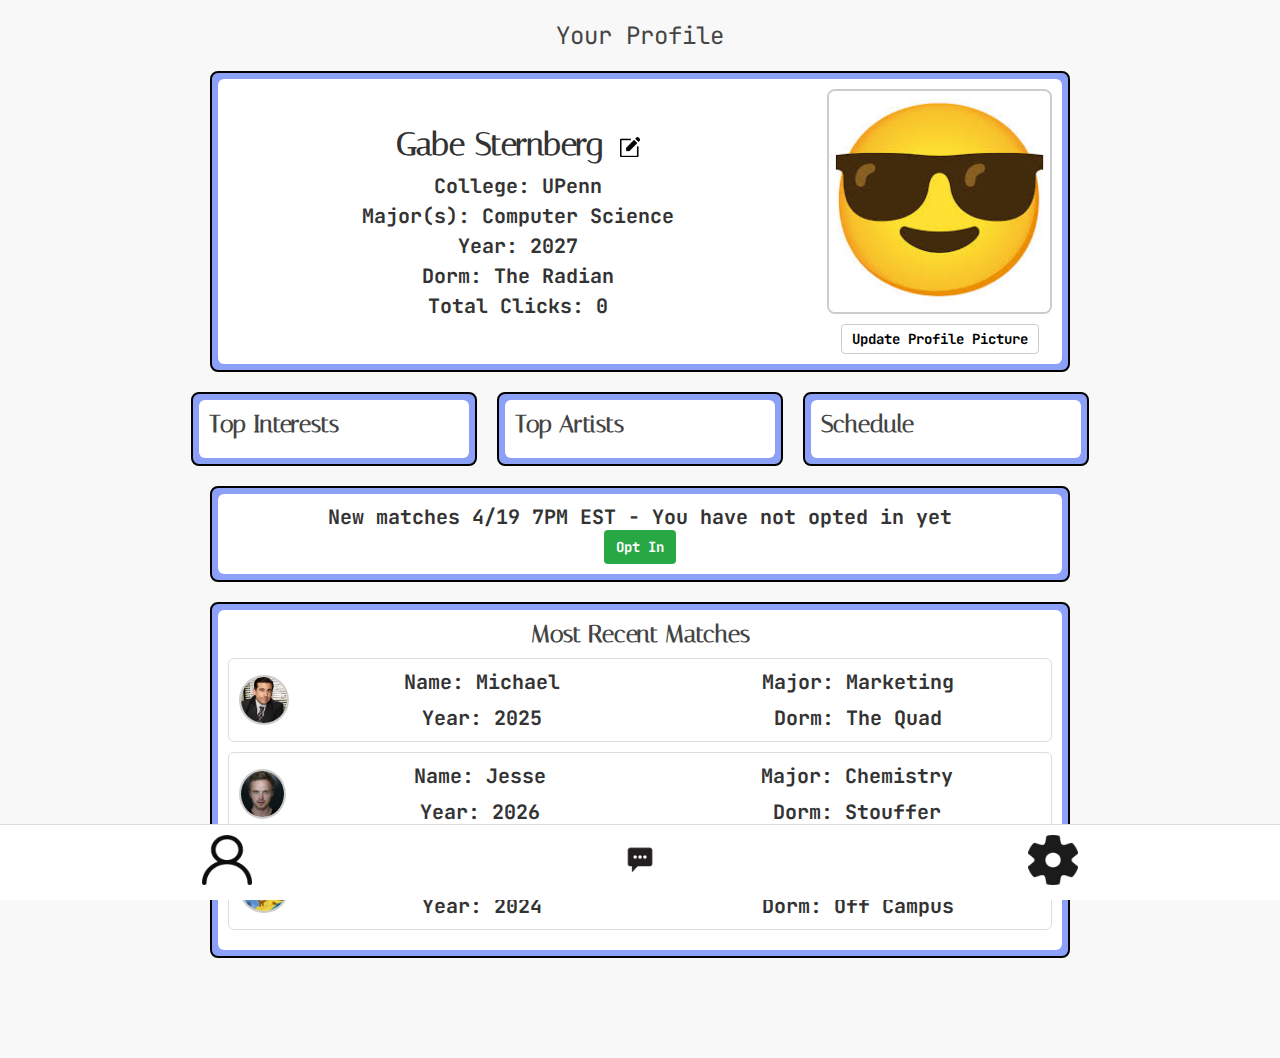
<file: index.html>
<!DOCTYPE html>
<html lang="en">
<head>
  <meta charset="UTF-8" />
  <title>Your Profile</title>
  <link rel="stylesheet" href="styles.css">
  <link rel="preconnect" href="https://fonts.googleapis.com">
  <link rel="preconnect" href="https://fonts.gstatic.com" crossorigin>
  <link href="https://fonts.googleapis.com/css2?family=Italiana&family=JetBrains+Mono:ital,wght@0,100..800;1,100..800&display=swap" rel="stylesheet">
  <style>
    /* Additional styling for the edit icon */
    .edit-icon {
      width: 20px;
      height: 20px;
      cursor: pointer;
      vertical-align: middle;
      margin-left: 8px;
    }
    /* Optional override for profile-pic size */
    .profile-pic {
      width: 225px;
      height: 225px;
      object-fit: cover;
    }
  </style>
</head>
<body>
  <div class="container">
    <!-- ===== Header ===== -->
    <div class="profile-header">
      <h1>Your Profile</h1>
    </div>

    <!-- ===== Profile Info with Rectangular Outline ===== -->
    <div class="rectangular-box">
      <div class="inner-box">
        <div class="profile-info">
          <div class="profile-info-container">
            <div class="profile-details">
              <!-- Notice the ID attributes for editing -->
              <h2 class="name">
                <span id="editableName">Gabe Sternberg</span>
                <img src="edit.png" alt="Edit" id="editBtn" class="edit-icon">
              </h2>
              <p id="editableCollege">College: UPenn</p>
              <p id="editableMajor">Major(s): Computer Science</p>
              <p id="editableYear">Year: 2027</p>
              <p id="editableDorm">Dorm: The Radian</p>
              <p>Total Clicks: <span id="click-counter">0</span></p>
            </div>
            <div class="profile-pic-wrapper">
              <img src="gabe.png" alt="Gabe's Profile Picture" class="profile-pic">
              <button id="updatePicBtn" class="update-pic-btn">Update Profile Picture</button>
            </div>                    
          </div>
        </div>
      </div>
    </div>

    <!-- ===== Collapsible Top Sections (Interests, Artists, Schedule) ===== -->
    <div class="top-sections">

      <!-- Top Interests (Editable) -->
      <div class="rectangular-box collapsible-card">
        <div class="inner-box">
          <button class="collapsible-header top-section-box">
            <h3>Top Interests</h3>
          </button>
          <div class="collapsible-content top-section-box">
            <ul id="topInterestsList" class="circle-list"></ul>
            <input type="text" id="newInterest" placeholder="Add interest and hit Enter">
          </div>
        </div>
      </div>
    
      <!-- Top Artists (Editable) -->
      <div class="rectangular-box collapsible-card">
        <div class="inner-box">
          <button class="collapsible-header top-section-box">
            <h3>Top Artists</h3>
          </button>
          <div class="collapsible-content top-section-box">
            <ul id="topArtistsList" class="circle-list"></ul>
            <input type="text" id="newArtist" placeholder="Add artist and hit Enter">
          </div>
        </div>
      </div>
    
      <!-- Schedule (Editable) -->
      <div class="rectangular-box collapsible-card">
        <div class="inner-box">
          <button class="collapsible-header top-section-box">
            <h3>Schedule</h3>
          </button>
          <div class="collapsible-content top-section-box">
            <ul id="topScheduleList" class="circle-list"></ul>
            <input type="text" id="newSchedule" placeholder="Add course and hit Enter">
          </div>
        </div>
      </div>
    
    </div>
    


    <!-- ===== Opt-In Section with Rectangular Outline ===== -->
    <div class="rectangular-box">
      <div class="inner-box">
        <div class="opt-in-section">
          <p id="optInText">New matches 4/19 7PM EST - You have not opted in yet</p>
          <button id="optInBtn">Opt In</button>
        </div>
      </div>
    </div>

    <!-- ===== Most Recent Matches (Already Outlined) ===== -->
    <div class="matches-section">
      <div class="rectangular-box">
        <div class="inner-box">
          <h3>Most Recent Matches</h3>
          <!-- Match Card 1 -->
          <div class="match-card">
            <img src="michael.png" alt="Michael's Profile" class="match-pic">
            <div class="match-info">
              <p class="match-name">Name: Michael</p>
              <p class="match-major">Major: Marketing</p>
              <p class="match-year">Year: 2025</p>
              <p class="match-dorm">Dorm: The Quad</p>
            </div>
          </div>
          <!-- Match Card 2 -->
          <div class="match-card">
            <img src="jesse.png" alt="Jesse's Profile" class="match-pic">
            <div class="match-info">
              <p class="match-name">Name: Jesse</p>
              <p class="match-major">Major: Chemistry</p>
              <p class="match-year">Year: 2026</p>
              <p class="match-dorm">Dorm: Stouffer</p>
            </div>
          </div>
          <!-- Match Card 3 -->
          <div class="match-card">
            <img src="mark.png" alt="Mark's Profile" class="match-pic">
            <div class="match-info">
              <p class="match-name">Name: Mark</p>
              <p class="match-major">Major: Astrophysics</p>
              <p class="match-year">Year: 2024</p>
              <p class="match-dorm">Dorm: Off Campus</p>
            </div>
          </div>
        </div>
      </div>
    </div>

  </div>

  <!-- ===== Bottom Navigation Bar ===== -->
  <div class="bottom-nav">
    <a href="index.html" class="nav-button">
      <img src="profile.png" alt="Profile" class="nav-icon">
    </a>
    <a href="chat.html" class="nav-button">
      <img src="chat.png" alt="Chat" class="nav-icon">
    </a>
    <a href="communities.html" class="nav-button">
      <img src="community.png" alt="Community" class="nav-icon">
    </a>
  </div>

  <!-- ===== Scripts for Editing Mode, Update Profile Pic, and Local Storage Loading ===== -->
  <script>
    // Toggle Opt In/Opt Out (unchanged)
    let optedIn = false;
    const prefix = "New matches 4/19 7PM EST - ";
    const optInText = document.getElementById("optInText");
    const optInBtn = document.getElementById("optInBtn");

    optInText.textContent = prefix + "You have not opted in yet";
    optInBtn.textContent = "Opt In";

    optInBtn.addEventListener("click", () => {
      optedIn = !optedIn;
      if (optedIn) {
        optInText.textContent = prefix + "You have opted in";
        optInBtn.textContent = "Opt Out";
      } else {
        optInText.textContent = prefix + "You have not opted in yet";
        optInBtn.textContent = "Opt In";
      }
    });

    // Toggle editing mode for profile details
    const editBtn = document.getElementById("editBtn");
    const editableElements = [
      document.getElementById("editableName"),
      document.getElementById("editableCollege"),
      document.getElementById("editableMajor"),
      document.getElementById("editableYear"),
      document.getElementById("editableDorm")
    ];

    let isEditing = false;

    editBtn.addEventListener("click", () => {
      isEditing = !isEditing;
      editableElements.forEach(elem => {
        elem.contentEditable = isEditing ? "true" : "false";
        elem.style.border = isEditing ? "1px dashed #ccc" : "none";
      });
    });

    // Update profile picture to "updated.png" on click
    document.getElementById("updatePicBtn").addEventListener("click", function(){
        document.querySelector(".profile-pic").src = "updated.png";
    });

    // Load persistent data (if available) from localStorage
    document.addEventListener('DOMContentLoaded', function() {
      const interestsData = JSON.parse(localStorage.getItem('interests'));
      const artistsData = JSON.parse(localStorage.getItem('artists'));
      const scheduleData = JSON.parse(localStorage.getItem('schedule'));

      if(interestsData && interestsData.length > 0){
        const list = document.getElementById("topInterestsList");
        list.innerHTML = "";
        interestsData.forEach(item => {
          const li = document.createElement("li");
          li.innerHTML = "<span>" + item + "</span>";
          list.appendChild(li);
        });
      }

      if(artistsData && artistsData.length > 0){
        const list = document.getElementById("topArtistsList");
        list.innerHTML = "";
        artistsData.forEach(item => {
          const li = document.createElement("li");
          li.innerHTML = "<span>" + item + "</span>";
          list.appendChild(li);
        });
      }

      if(scheduleData && scheduleData.length > 0){
        const list = document.getElementById("topScheduleList");
        list.innerHTML = "";
        scheduleData.forEach(item => {
          const li = document.createElement("li");
          li.innerHTML = "<span>" + item + "</span>";
          list.appendChild(li);
        });
      }
    });

  document.querySelectorAll('.collapsible-header').forEach(button => {
    button.addEventListener('click', () => {
      const content = button.nextElementSibling;
      content.classList.toggle('show');
    });
  });



// changes to editing part

  function createItem(name) {
  const li = document.createElement("li");
  li.innerHTML = `<span class="item-text">${name}</span><span class="drag-handle">≡</span>`;
  li.setAttribute("draggable", "true");
  addDnDHandlers(li);
  return li;
}

function addDnDHandlers(li) {
  li.addEventListener("dragstart", function (e) {
    dragSrcEl = this;
    e.dataTransfer.effectAllowed = "move";
    e.dataTransfer.setData("text/html", this.innerHTML);
  });

  li.addEventListener("dragover", function (e) {
    e.preventDefault();
    e.dataTransfer.dropEffect = "move";
  });

  li.addEventListener("drop", function (e) {
    if (dragSrcEl !== this) {
      dragSrcEl.innerHTML = this.innerHTML;
      this.innerHTML = e.dataTransfer.getData("text/html");
      addDnDHandlers(this);
      addDnDHandlers(dragSrcEl);
      saveAll();
    }
  });

  li.addEventListener("dragend", () => {
    saveAll();
  });
}

function loadList(listId, defaultItems) {
  const list = document.getElementById(listId);
  list.innerHTML = "";
  defaultItems.forEach(name => list.appendChild(createItem(name)));
}


function setupInput(inputId, listId, key) {
  const input = document.getElementById(inputId);
  const list = document.getElementById(listId);
  input.addEventListener("keydown", function (e) {
    if (e.key === "Enter") {
      const val = input.value.trim();
      if (val !== "") {
        list.appendChild(createItem(val));
        input.value = "";
        saveList(key, listId);
      }
    }
  });
}

document.addEventListener("DOMContentLoaded", () => {
  dragSrcEl = null;

  // Always load default values (no memory persistence)
  loadList("topInterestsList", ["Volleyball", "VALORANT", "Anime", "Poker", "Coding"]);
  loadList("topArtistsList", ["Taylor Swift", "beabadoobee", "Kendrick Lamar", "The Marias", "NIKI"]);
  loadList("topScheduleList", ["CIS 2620", "CIS 4120", "PHYS 0151", "MEAM 1010", "STAT 4310"]);

  // Set up inputs (optional: you can also disable user edits entirely if needed)
  setupInput("newInterest", "topInterestsList");
  setupInput("newArtist", "topArtistsList");
  setupInput("newSchedule", "topScheduleList");
});




  </script>
</body>
</html>
</file>
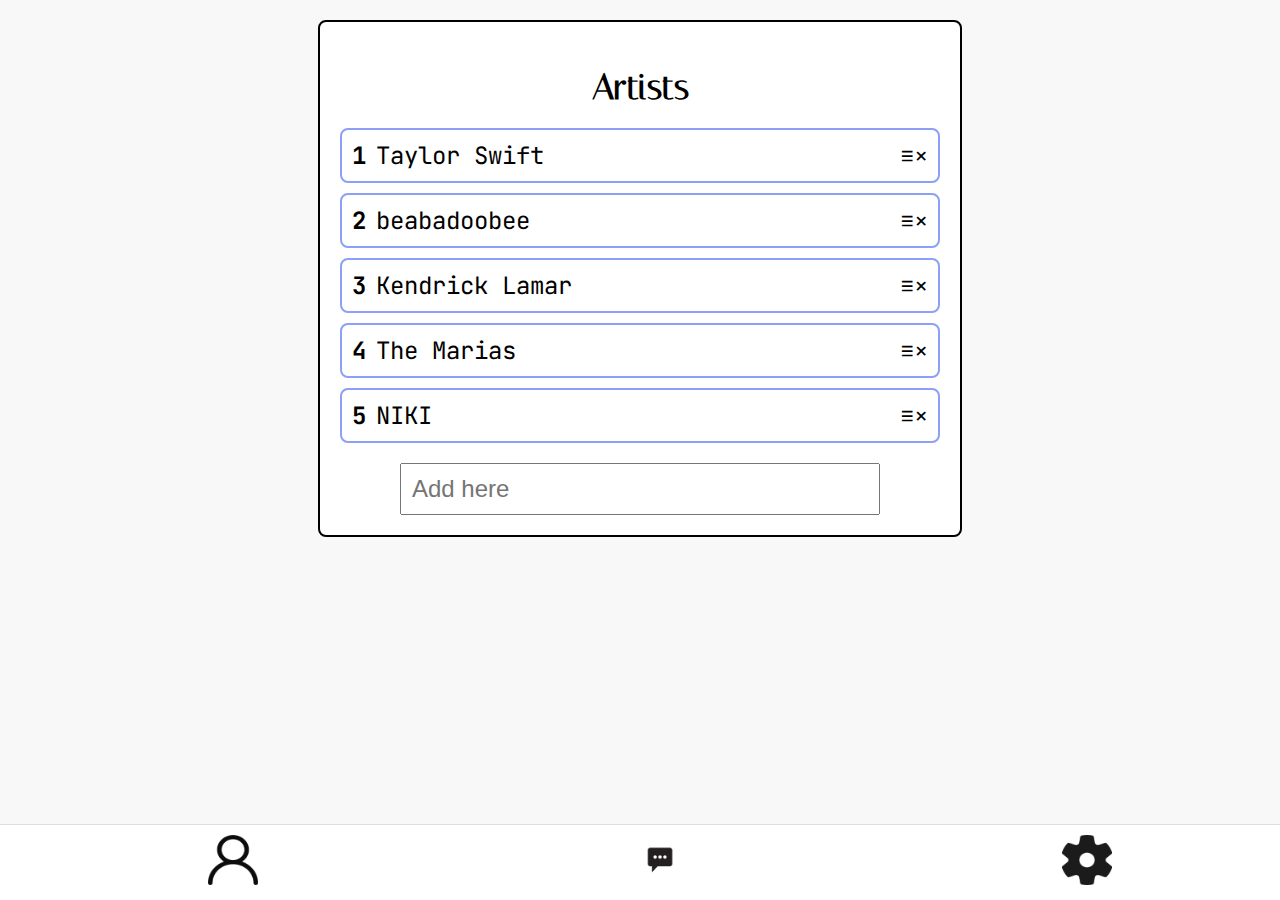
<file: artists.html>
<!DOCTYPE html>
<html lang="en">
<head>
  <meta charset="UTF-8">
  <title>Artists</title>
  <link rel="preconnect" href="https://fonts.googleapis.com">
  <link rel="preconnect" href="https://fonts.gstatic.com" crossorigin>
  <link href="https://fonts.googleapis.com/css2?family=Italiana&family=JetBrains+Mono:ital,wght@0,100..800;1,100..800&display=swap" rel="stylesheet">
  <style>
    body {
      font-family: 'JetBrains Mono', monospace;
      background-color: #f8f8f8;
      display: flex;
      flex-direction: column;
      align-items: center;
      margin: 0;
      padding-bottom: 60px;
    }
    .container {
      text-align: center;
      background-color: #fff;
      padding: 20px;
      border: 2px solid black;
      border-radius: 8px;
      width: 80%;
      max-width: 600px;
      margin-top: 20px;
    }
    h1 {
      font-family: 'Italiana', serif;
      font-size: 36px;
      margin-bottom: 20px;
    }
    ul {
      list-style: none;
      padding: 0;
      margin-bottom: 20px;
    }
    ul li {
      font-size: 24px;
      margin: 10px 0;
      padding: 10px;
      border: 2px solid #8BA0F6;
      border-radius: 8px;
      display: flex;
      align-items: center;
      justify-content: space-between;
      background-color: #fff;
    }
    .ranking {
      font-weight: bold;
      margin-right: 10px;
    }
    .item-text {
      flex-grow: 1;
      text-align: left;
    }
    .drag-handle {
      cursor: move;
      font-size: 24px;
      padding-left: 10px;
    }
    input[type="text"] {
      font-size: 24px;
      padding: 10px;
      width: 80%;
      box-sizing: border-box;
    }
    .bottom-nav {
      position: fixed;
      bottom: 0;
      left: 0;
      width: 100%;
      background-color: #fff;
      border-top: 1px solid #ddd;
      display: flex;
      justify-content: space-around;
      align-items: center;
      padding: 10px 20px;
    }
    .nav-button {
      text-decoration: none;
    }
    .nav-icon {
      width: 50px;
      height: 50px;
    }
  </style>
</head>
<body>
  <div class="container">
    <h1>Artists</h1>
    <ul id="list">
      <!-- Default items (if no data in storage) -->
      <li draggable="true">
        <span class="ranking">1</span>
        <span class="item-text">Taylor Swift</span>
        <span class="drag-handle">≡</span>
        <span class="delete-btn">×</span>
      </li>
      <li draggable="true">
        <span class="ranking">2</span>
        <span class="item-text">beabadoobee</span>
        <span class="drag-handle">≡</span>
        <span class="delete-btn">×</span>
      </li>
      <li draggable="true">
        <span class="ranking">3</span>
        <span class="item-text">Kendrick Lamar</span>
        <span class="drag-handle">≡</span>
        <span class="delete-btn">×</span>
      </li>
      <li draggable="true">
        <span class="ranking">4</span>
        <span class="item-text">The Marias</span>
        <span class="drag-handle">≡</span>
        <span class="delete-btn">×</span>
      </li>
      <li draggable="true">
        <span class="ranking">5</span>
        <span class="item-text">NIKI</span>
        <span class="drag-handle">≡</span>
        <span class="delete-btn">×</span>
      </li>
    </ul>
    <input type="text" id="newItem" placeholder="Add here">
  </div>
  <!-- ===== Bottom Navigation Bar ===== -->
  <div class="bottom-nav">
    <a href="profile.html" class="nav-button">
      <img src="profile.png" alt="Profile" class="nav-icon">
    </a>
    <a href="chat.html" class="nav-button">
      <img src="chat.png" alt="Chat" class="nav-icon">
    </a>
    <a href="communities.html" class="nav-button">
      <img src="community.png" alt="Community" class="nav-icon">
    </a>
  </div>
  <script>
    // Function to update localStorage with current artists list
    function updateArtistsStorage() {
      const items = document.querySelectorAll('#list li .item-text');
      const artistsArray = Array.from(items).map(item => item.textContent);
      localStorage.setItem('artists', JSON.stringify(artistsArray));
    }
    
    // Drag and drop functionality (similar to your current code)
    document.addEventListener('DOMContentLoaded', function() {
      const list = document.getElementById('list');
      
      function handleDragStart(e) {
        this.style.opacity = '0.4';
        dragSrcEl = this;
        e.dataTransfer.effectAllowed = 'move';
        e.dataTransfer.setData('text/html', this.innerHTML);
      }
      
      function handleDragOver(e) {
        if (e.preventDefault) e.preventDefault();
        e.dataTransfer.dropEffect = 'move';
        return false;
      }
      
      function handleDragEnter(e) {
        this.classList.add('over');
      }
      
      function handleDragLeave(e) {
        this.classList.remove('over');
      }
      
      function handleDrop(e) {
        if (e.stopPropagation) e.stopPropagation();
        if (dragSrcEl !== this) {
          dragSrcEl.innerHTML = this.innerHTML;
          this.innerHTML = e.dataTransfer.getData('text/html');
          updateRankings();
          updateArtistsStorage();
          addDnDHandlers(dragSrcEl);
          addDnDHandlers(this);
        }
        return false;
      }
      
      function handleDragEnd(e) {
        this.style.opacity = '1';
        let items = list.querySelectorAll('li');
        items.forEach(item => item.classList.remove('over'));
      }
      
      function addDnDHandlers(item) {
        item.addEventListener('dragstart', handleDragStart, false);
        item.addEventListener('dragenter', handleDragEnter, false);
        item.addEventListener('dragover', handleDragOver, false);
        item.addEventListener('dragleave', handleDragLeave, false);
        item.addEventListener('drop', handleDrop, false);
        item.addEventListener('dragend', handleDragEnd, false);
      }
      
      function updateRankings() {
        const items = document.querySelectorAll('#list li');
        items.forEach((li, index) => {
          const rankSpan = li.querySelector('.ranking');
          if (rankSpan) {
            rankSpan.textContent = index + 1;
          }
        });
      }
      
      let dragSrcEl = null;
      const items = list.querySelectorAll('li');
      items.forEach(item => {
        item.setAttribute('draggable', 'true');
        addDnDHandlers(item);
      });
      updateRankings();
      
      // Load existing data from localStorage, if any
      const savedArtists = JSON.parse(localStorage.getItem('artists'));
      if(savedArtists && savedArtists.length > 0) {
        list.innerHTML = "";
        savedArtists.forEach((artist, index) => {
          const li = document.createElement("li");
          li.setAttribute('draggable', 'true');
          li.innerHTML = '<span class="ranking">' + (index+1) + '</span><span class="item-text">' 
                          + artist + '</span><span class="drag-handle">≡</span>';
          list.appendChild(li);
          addDnDHandlers(li);
        });
        updateRankings();
      }
    });

    document.getElementById("newItem").addEventListener("keydown", function(event) {
      if(event.key === "Enter") {
        var value = this.value.trim();
        if(value !== "") {
          var li = document.createElement("li");
          li.setAttribute('draggable', 'true');
          li.innerHTML = '<span class="ranking"></span><span class="item-text">' + value + '</span><span class="drag-handle">≡</span>';
          document.getElementById("list").appendChild(li);
          // Attach drag and drop handlers
          li.addEventListener('dragstart', handleDragStart, false);
          li.addEventListener('dragenter', handleDragEnter, false);
          li.addEventListener('dragover', handleDragOver, false);
          li.addEventListener('dragleave', handleDragLeave, false);
          li.addEventListener('drop', handleDrop, false);
          li.addEventListener('dragend', handleDragEnd, false);
          updateRankings();
          updateArtistsStorage();
          this.value = "";
        }
      }
      function updateRankings() {
        const items = document.querySelectorAll('#list li');
        items.forEach((li, index) => {
          const rankSpan = li.querySelector('.ranking');
          if (rankSpan) {
            rankSpan.textContent = index + 1;
          }
        });
      }
    });

    // Reset only once per session
  if (!sessionStorage.getItem("clicksInitialized")) {
    localStorage.setItem('totalClicks', 0);
    sessionStorage.setItem("clicksInitialized", "true");
  }

  // Load the existing totalClicks count
  let clickCount = Number(localStorage.getItem('totalClicks')) || 0;

  // Optional: display somewhere if you want
  // console.log("Current totalClicks:", clickCount);

  // Count every click on the page
  document.addEventListener('click', function () {
    clickCount++;
    localStorage.setItem('totalClicks', clickCount);
  });
  </script>
</body>
</html>
</file>
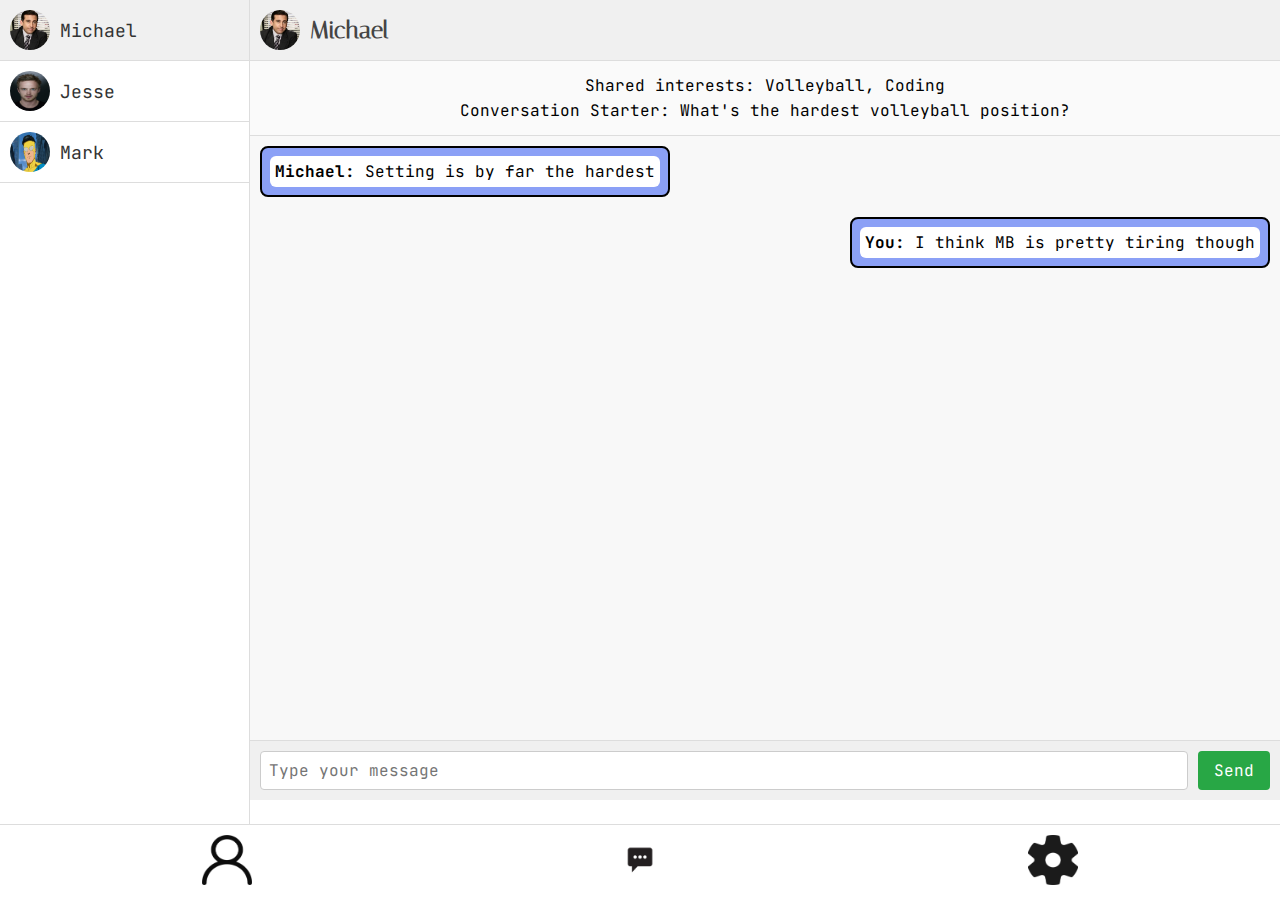
<file: chat.html>
<!DOCTYPE html>
<html lang="en">
<head>
  <meta charset="UTF-8" />
  <title>Chat</title>
  <link rel="preconnect" href="https://fonts.googleapis.com">
  <link rel="preconnect" href="https://fonts.gstatic.com" crossorigin>
  <!-- Load Italiana for headings and JetBrains Mono for text -->
  <link href="https://fonts.googleapis.com/css2?family=Italiana&family=JetBrains+Mono:ital,wght@0,100..800;1,100..800&display=swap" rel="stylesheet">
  <style>
    /* Global resets and basic styling */
    * {
      margin: 0;
      padding: 0;
      box-sizing: border-box;
    }
    body {
      font-family: 'JetBrains Mono', monospace;
      background-color: #f8f8f8;
      display: flex;
      flex-direction: column;
      height: 100vh;
      overflow: hidden;
    }
    /* Main two-column container */
    .chat-container {
      display: flex;
      flex: 1;
      overflow: hidden;
    }
    /* Left panel: contacts list */
    .contact-list {
      width: 250px;
      border-right: 1px solid #ddd;
      background-color: #fff;
      overflow-y: auto;
    }
    .contact-item {
      display: flex;
      align-items: center;
      padding: 10px;
      cursor: pointer;
      border-bottom: 1px solid #ddd;
    }
    .contact-item:hover {
      background-color: #f0f0f0;
    }
    .contact-item img {
      width: 40px;
      height: 40px;
      border-radius: 50%;
      margin-right: 10px;
    }
    .contact-item span {
      font-size: 18px;
      color: #333;
    }
    /* Right panel: conversation area */
    .conversation-panel {
      flex: 1;
      display: flex;
      flex-direction: column;
      background-color: #fff;
      overflow: hidden;
    }
    /* Conversation header with contact info */
    .conversation-header {
      display: flex;
      align-items: center;
      padding: 10px;
      border-bottom: 1px solid #ddd;
      background-color: #f0f0f0;
    }
    .conversation-header img {
      width: 40px;
      height: 40px;
      border-radius: 50%;
      margin-right: 10px;
    }
    .conversation-header h2 {
      font-family: 'Italiana', serif;
      font-size: 24px;
      color: #444;
      margin: 0;
    }
    /* New meta area below header for shared interests and conversation starter */
    .conversation-meta {
      padding: 10px;
      border-bottom: 1px solid #ddd;
      background-color: #fafafa;
      text-align: center;
      font-size: 16px;
    }
    .conversation-meta p {
      margin: 4px 0;
    }
    /* Chat messages area; set to ~75% of viewport height */
    .chat-messages {
      height: 75vh;
      padding: 10px;
      overflow-y: auto;
      background-color: #f8f8f8;
      display: flex;
      flex-direction: column;
      gap: 10px;
    }
    /* Message bubble styling */
    .chat-message {
      max-width: 80%;
      font-size: 16px;
      margin-bottom: 10px;
    }
    .chat-message .message-bubble {
      padding: 8px;
      border: 2px solid black;
      border-radius: 8px;
      background-color: #8BA0F6;
    }
    .chat-message .message-bubble .inner-msg {
      background-color: #fff;
      border-radius: 6px;
      padding: 5px;
      word-wrap: break-word;
    }
    /* Align messages based on sender */
    .chat-message.message-left {
      align-self: flex-start;
      text-align: left;
    }
    .chat-message.message-right {
      align-self: flex-end;
      text-align: right;
    }
    /* Message input area */
    .message-input {
      display: flex;
      padding: 10px;
      border-top: 1px solid #ddd;
      background-color: #f0f0f0;
      margin-bottom: 100px;
}


    .message-input input[type="text"] {
      flex: 1;
      font-size: 16px;
      padding: 8px;
      font-family: 'JetBrains Mono', monospace;
      border: 1px solid #ccc;
      border-radius: 4px;
    }
    .message-input button {
      margin-left: 10px;
      font-size: 16px;
      padding: 8px 16px;
      background-color: #28a745;
      color: #fff;
      border: none;
      border-radius: 4px;
      font-family: 'JetBrains Mono', monospace;
      cursor: pointer;
    }
    .message-input button:hover {
      background-color: #218838;
    }
    /* Bottom Navigation Bar */
    .bottom-nav {
      position: fixed;
      bottom: 0;
      left: 0;
      width: 100%;
      background-color: #fff;
      border-top: 1px solid #ddd;
      display: flex;
      justify-content: space-around;
      align-items: center;
      padding: 10px 20px;
    }
    .nav-button {
      text-decoration: none;
    }
    .nav-icon {
      width: 50px;
      height: 50px;
    }
  </style>
</head>
<body>
  <div class="chat-container">
    <!-- Left Panel: Contact List -->
    <div class="contact-list">
      <div class="contact-item" data-contact="michael">
        <img src="michael.png" alt="Michael">
        <span>Michael</span>
      </div>
      <div class="contact-item" data-contact="jesse">
        <img src="jesse.png" alt="Jesse">
        <span>Jesse</span>
      </div>
      <div class="contact-item" data-contact="mark">
        <img src="mark.png" alt="Mark">
        <span>Mark</span>
      </div>
    </div>
    <!-- Right Panel: Conversation -->
    <div class="conversation-panel">
      <!-- Conversation Header -->
      <div class="conversation-header">
        <img src="michael.png" alt="Contact Picture" id="contactPic">
        <h2 id="contactName">Michael</h2>
      </div>
      <!-- Conversation Meta: Shared Interests & Conversation Starter -->
      <div class="conversation-meta">
        <p id="sharedInterestsText">Shared interests: </p>
        <p id="starterText">Conversation Starter: </p>
      </div>
      <!-- Chat Messages Area -->
      <div class="chat-messages" id="chatMessages">
        <!-- Messages will be appended here -->
      </div>
      <!-- Message Input Area (positioned ~3/4 down via chat-messages height) -->
      <div class="message-input">
        <input type="text" id="messageInput" placeholder="Type your message">
        <button id="sendBtn">Send</button>
      </div>
    </div>
  </div>

  <!-- Bottom Navigation Bar -->
  <!-- ===== Bottom Navigation Bar ===== -->
  <div class="bottom-nav">
    <a href="index.html" class="nav-button">
      <img src="profile.png" alt="Profile" class="nav-icon">
    </a>
    <a href="chat.html" class="nav-button">
      <img src="chat.png" alt="Chat" class="nav-icon">
    </a>
    <a href="communities.html" class="nav-button">
      <img src="community.png" alt="Community" class="nav-icon">
    </a>
  </div>

  <script>
    /* Preloaded conversation data */
    const conversations = {
      michael: [
        { sender: 'Michael', text: "Setting is by far the hardest" },
        { sender: 'You', text: "I think MB is pretty tiring though" }
      ],
      jesse: [
        { sender: 'Jesse', text: "Elderflame is the best" }
      ],
      mark: [
        { sender: 'Mark', text: "Does Invincible count?" }
      ]
    };

    /* Shared interests for each contact */
    const sharedInterests = {
      michael: ["Volleyball", "Coding"],
      jesse: ["VALORANT", "Poker"],
      mark: ["Anime", "Coding"]
    };

    /* Conversation starters for each interest */
    const conversationStarters = {
      "Volleyball": "What's the hardest volleyball position?",
      "VALORANT": "Best Vandal Skin?",
      "Poker": "What's your go-to poker strategy?",
      "Anime": "What's the best anime of all time?",
      "Coding": "What's the best programming language?"
    };

    let currentContact = 'michael';

    const contactItems = document.querySelectorAll('.contact-item');
    const contactNameEl = document.getElementById('contactName');
    const contactPicEl = document.getElementById('contactPic');
    const sharedInterestsEl = document.getElementById('sharedInterestsText');
    const starterEl = document.getElementById('starterText');
    const chatMessagesEl = document.getElementById('chatMessages');
    const messageInputEl = document.getElementById('messageInput');
    const sendBtn = document.getElementById('sendBtn');

    // Helper: Capitalize first letter
    function capitalizeFirstLetter(str) {
      return str.charAt(0).toUpperCase() + str.slice(1);
    }

    // Load conversation for a given contact
    function loadConversation(contact) {
      currentContact = contact;
      // Update header info
      contactNameEl.textContent = capitalizeFirstLetter(contact);
      contactPicEl.src = contact + ".png";
      // Update shared interests text
      if (sharedInterests[contact]) {
        sharedInterestsEl.textContent = "Shared interests: " + sharedInterests[contact].join(", ");
        // Pick first shared interest for conversation starter
        let firstInterest = sharedInterests[contact][0] || "";
        starterEl.textContent = "Conversation Starter: " + (conversationStarters[firstInterest] || "Let's chat!");
      } else {
        sharedInterestsEl.textContent = "Shared interests: None";
        starterEl.textContent = "Conversation Starter: Let's chat!";
      }
      // Load conversation messages
      chatMessagesEl.innerHTML = '';
      if (conversations[contact]) {
        conversations[contact].forEach(message => {
          appendMessage(message.sender, message.text);
        });
      }
    }

    // Append a message bubble with left/right alignment
    function appendMessage(sender, text) {
      const messageDiv = document.createElement('div');
      messageDiv.classList.add('chat-message');
      if (sender === "You") {
        messageDiv.classList.add('message-right');
      } else {
        messageDiv.classList.add('message-left');
      }
      messageDiv.innerHTML = '<div class="message-bubble"><div class="inner-msg"><strong>' + sender + ':</strong> ' + text + '</div></div>';
      chatMessagesEl.appendChild(messageDiv);
      // Scroll to the bottom
      chatMessagesEl.scrollTop = chatMessagesEl.scrollHeight;
    }

    // Set up click listeners for each contact
    contactItems.forEach(item => {
      item.addEventListener('click', () => {
        let contactId = item.getAttribute('data-contact');
        loadConversation(contactId);
      });
    });

    // Send message function
    function sendMessage() {
      let text = messageInputEl.value.trim();
      if (text !== '') {
        if (!conversations[currentContact]) {
          conversations[currentContact] = [];
        }
        conversations[currentContact].push({ sender: 'You', text: text });
        appendMessage('You', text);
        messageInputEl.value = '';
      }
    }

    sendBtn.addEventListener('click', sendMessage);
    messageInputEl.addEventListener('keydown', function(e) {
      if (e.key === 'Enter') {
        sendMessage();
      }
    });

    // Load initial conversation (Michael)
    loadConversation(currentContact);

  </script>
</body>
</html>
</file>
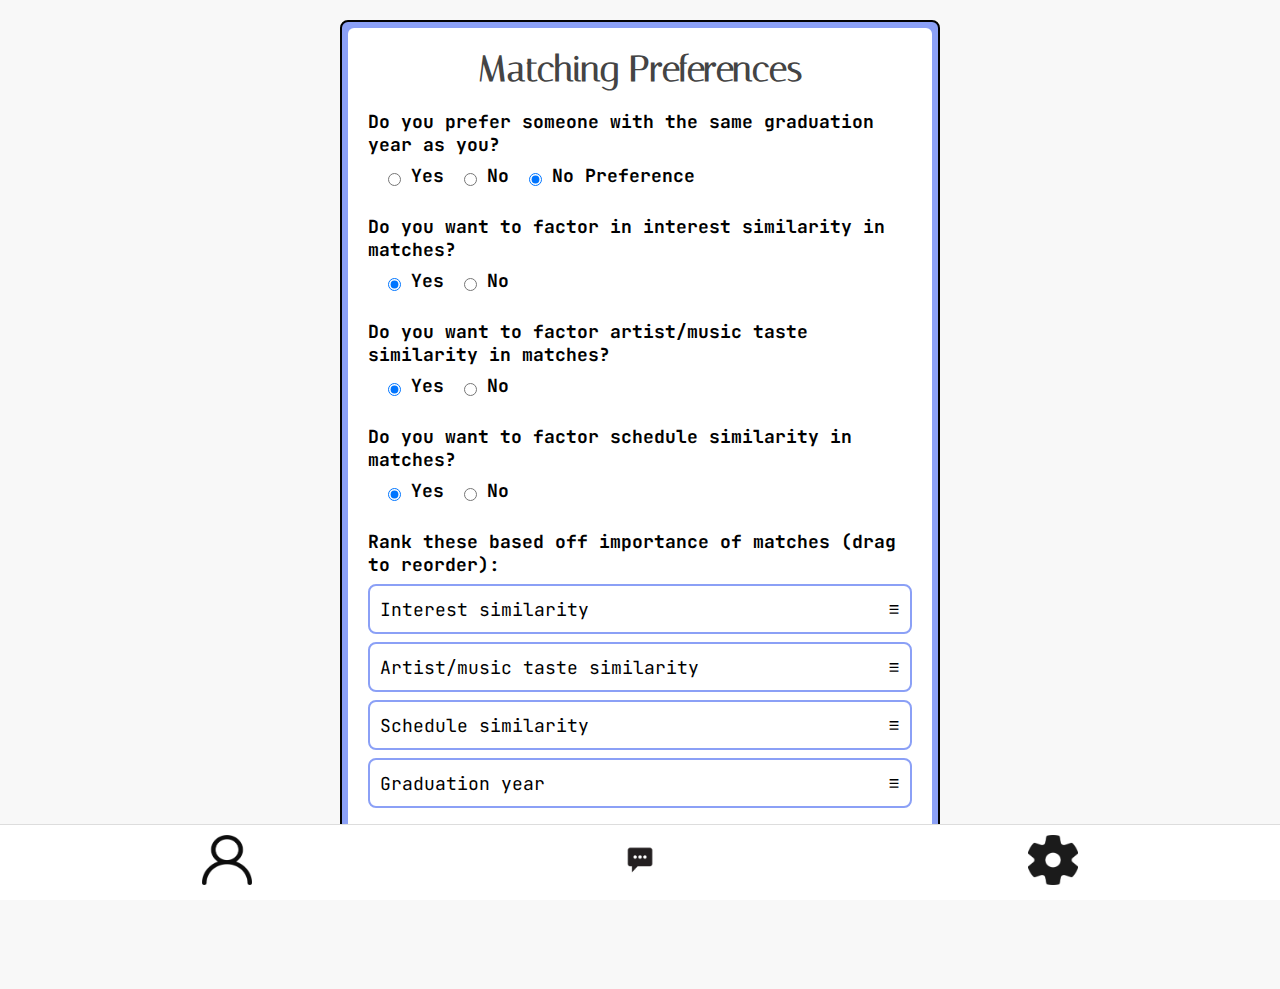
<file: communities.html>
<!DOCTYPE html>
<html lang="en">
<head>
  <meta charset="UTF-8" />
  <title>Matching Preferences</title>
  <link rel="preconnect" href="https://fonts.googleapis.com">
  <link rel="preconnect" href="https://fonts.gstatic.com" crossorigin>
  <!-- Load Italiana for headings and JetBrains Mono for text -->
  <link href="https://fonts.googleapis.com/css2?family=Italiana&family=JetBrains+Mono:ital,wght@0,100..800;1,100..800&display=swap" rel="stylesheet">
  <style>
    /* Global resets and basic styling */
    * {
      margin: 0;
      padding: 0;
      box-sizing: border-box;
    }
    body {
      font-family: 'JetBrains Mono', monospace;
      background-color: #f8f8f8;
      display: flex;
      flex-direction: column;
      align-items: center;
      padding-bottom: 70px; /* space for bottom nav */
    }
    /* Container with blue buffer rounded outline like the profile page */
    .container {
      width: 90%;
      max-width: 600px;
      margin-top: 20px;
    }
    .rectangular-box {
      border: 2px solid black;
      border-radius: 8px;
      background-color: #8BA0F6;  /* Blue buffer */
      padding: 6px;
      margin-bottom: 20px;
    }
    .inner-box {
      background-color: #fff;
      border-radius: 6px;
      padding: 20px;
      text-align: center;
    }
    h1 {
      font-family: 'Italiana', serif;
      font-size: 36px;
      margin-bottom: 20px;
      color: #444;
    }
    /* Style for each matching preference question */
    .question {
      margin-bottom: 20px;
      text-align: left;
    }
    .question label {
      display: block;
      font-size: 18px;
      font-weight: bold;
      margin-bottom: 8px;
    }
    /* Options aligned horizontally */
    .options {
      display: flex;
      align-items: center;
      gap: 10px;
      margin-left: 20px;
      font-size: 16px;
    }
    .options label {
      margin-right: 10px;
    }
    /* Style for the ranking list (drag-and-drop) */
    .ranking-section {
      text-align: left;
      margin-bottom: 20px;
    }
    .ranking-section label {
      font-size: 18px;
      font-weight: bold;
      margin-bottom: 8px;
      display: block;
    }
    #rankingList {
      list-style: none;
      padding: 0;
    }
    #rankingList li {
      font-size: 18px;
      padding: 10px;
      margin-bottom: 8px;
      border: 2px solid #8BA0F6;
      border-radius: 8px;
      background-color: #fff;
      cursor: move;
      display: flex;
      align-items: center;
      justify-content: space-between;
    }
    #rankingList li span.drag-handle {
      font-size: 20px;
      padding-left: 10px;
      cursor: move;
    }
    /* Save button styling */
    .save-btn {
      font-size: 18px;
      padding: 10px 20px;
      background-color: #28a745;
      color: #fff;
      border: none;
      border-radius: 4px;
      cursor: pointer;
      font-family: 'JetBrains Mono', monospace;
    }
    .save-btn:hover {
      background-color: #218838;
    }
    /* Bottom Navigation Bar */
    .bottom-nav {
      position: fixed;
      bottom: 0;
      left: 0;
      width: 100%;
      background-color: #fff;
      border-top: 1px solid #ddd;
      display: flex;
      justify-content: space-around;
      align-items: center;
      padding: 10px 20px;
    }
    .nav-button {
      text-decoration: none;
    }
    .nav-icon {
      width: 50px;
      height: 50px;
    }
  </style>
</head>
<body>
  <div class="container">
    <!-- Matching Preferences Header -->
    <div class="rectangular-box">
      <div class="inner-box">
        <h1>Matching Preferences</h1>
        <!-- Question 1: Graduation Year -->
        <div class="question">
          <label>Do you prefer someone with the same graduation year as you?</label>
          <div class="options">
            <input type="radio" id="grad_yes" name="gradYear" value="yes">
            <label for="grad_yes">Yes</label>
            <input type="radio" id="grad_no" name="gradYear" value="no">
            <label for="grad_no">No</label>
            <input type="radio" id="grad_no_pref" name="gradYear" value="no_preference" checked>
            <label for="grad_no_pref">No Preference</label>
          </div>
        </div>
        <!-- Question 2: Interest similarity -->
        <div class="question">
          <label>Do you want to factor in interest similarity in matches?</label>
          <div class="options">
            <input type="radio" id="interest_yes" name="interest" value="yes" checked>
            <label for="interest_yes">Yes</label>
            <input type="radio" id="interest_no" name="interest" value="no">
            <label for="interest_no">No</label>
          </div>
        </div>
        <!-- Question 3: Artist/Music similarity -->
        <div class="question">
          <label>Do you want to factor artist/music taste similarity in matches?</label>
          <div class="options">
            <input type="radio" id="artist_yes" name="artist" value="yes" checked>
            <label for="artist_yes">Yes</label>
            <input type="radio" id="artist_no" name="artist" value="no">
            <label for="artist_no">No</label>
          </div>
        </div>
        <!-- Question 4: Schedule similarity -->
        <div class="question">
          <label>Do you want to factor schedule similarity in matches?</label>
          <div class="options">
            <input type="radio" id="schedule_yes" name="schedule" value="yes" checked>
            <label for="schedule_yes">Yes</label>
            <input type="radio" id="schedule_no" name="schedule" value="no">
            <label for="schedule_no">No</label>
          </div>
        </div>
        <!-- Question 5: Ranking importance of match factors -->
        <div class="ranking-section">
          <label>Rank these based off importance of matches (drag to reorder):</label>
          <ul id="rankingList">
            <li draggable="true"><span class="item-text">Interest similarity</span><span class="drag-handle">≡</span></li>
            <li draggable="true"><span class="item-text">Artist/music taste similarity</span><span class="drag-handle">≡</span></li>
            <li draggable="true"><span class="item-text">Schedule similarity</span><span class="drag-handle">≡</span></li>
            <li draggable="true"><span class="item-text">Graduation year</span><span class="drag-handle">≡</span></li>
          </ul>
        </div>
        <!-- Save Preferences Button -->
        <button class="save-btn" id="saveBtn">Save Preferences</button>
      </div>
    </div>
  </div>

  <!-- Bottom Navigation Bar -->
  <!-- ===== Bottom Navigation Bar ===== -->
  <div class="bottom-nav">
    <a href="index.html" class="nav-button">
      <img src="profile.png" alt="Profile" class="nav-icon">
    </a>
    <a href="chat.html" class="nav-button">
      <img src="chat.png" alt="Chat" class="nav-icon">
    </a>
    <a href="communities.html" class="nav-button">
      <img src="community.png" alt="Community" class="nav-icon">
    </a>
  </div>

  <script>
    // Basic drag-and-drop for ranking list
    let dragSrcEl = null;
    const rankingList = document.getElementById('rankingList');
    
    function handleDragStart(e) {
      dragSrcEl = this;
      e.dataTransfer.effectAllowed = 'move';
      e.dataTransfer.setData('text/html', this.innerHTML);
      this.style.opacity = '0.4';
    }
    
    function handleDragOver(e) {
      if (e.preventDefault) e.preventDefault();
      e.dataTransfer.dropEffect = 'move';
      return false;
    }
    
    function handleDragEnter() {
      this.classList.add('over');
    }
    
    function handleDragLeave() {
      this.classList.remove('over');
    }
    
    function handleDrop(e) {
      if (e.stopPropagation) e.stopPropagation();
      if (dragSrcEl !== this) {
        // Swap innerHTML of dragged element and drop target
        dragSrcEl.innerHTML = this.innerHTML;
        this.innerHTML = e.dataTransfer.getData('text/html');
      }
      return false;
    }
    
    function handleDragEnd() {
      this.style.opacity = '1';
      const items = rankingList.querySelectorAll('li');
      items.forEach(item => item.classList.remove('over'));
    }
    
    const items = rankingList.querySelectorAll('li');
    items.forEach(function(item) {
      item.addEventListener('dragstart', handleDragStart, false);
      item.addEventListener('dragenter', handleDragEnter, false);
      item.addEventListener('dragover', handleDragOver, false);
      item.addEventListener('dragleave', handleDragLeave, false);
      item.addEventListener('drop', handleDragDrop, false);
      item.addEventListener('drop', handleDrop, false);
      item.addEventListener('dragend', handleDragEnd, false);
    });
    
    // Optional: Save Preferences button handler (logs current selections)
    document.getElementById('saveBtn').addEventListener('click', function() {
      const gradChoice = document.querySelector('input[name="gradYear"]:checked').value;
      const interestChoice = document.querySelector('input[name="interest"]:checked').value;
      const artistChoice = document.querySelector('input[name="artist"]:checked').value;
      const scheduleChoice = document.querySelector('input[name="schedule"]:checked').value;
      const ranking = [];
      rankingList.querySelectorAll('li').forEach(li => {
        ranking.push(li.querySelector('.item-text').textContent);
      });
      console.log("Graduation Year:", gradChoice);
      console.log("Interest Similarity:", interestChoice);
      console.log("Artist/Music Similarity:", artistChoice);
      console.log("Schedule Similarity:", scheduleChoice);
      console.log("Ranking:", ranking);
      alert("Preferences saved (check console for details)!");
    });

  </script>
</body>
</html>
</file>
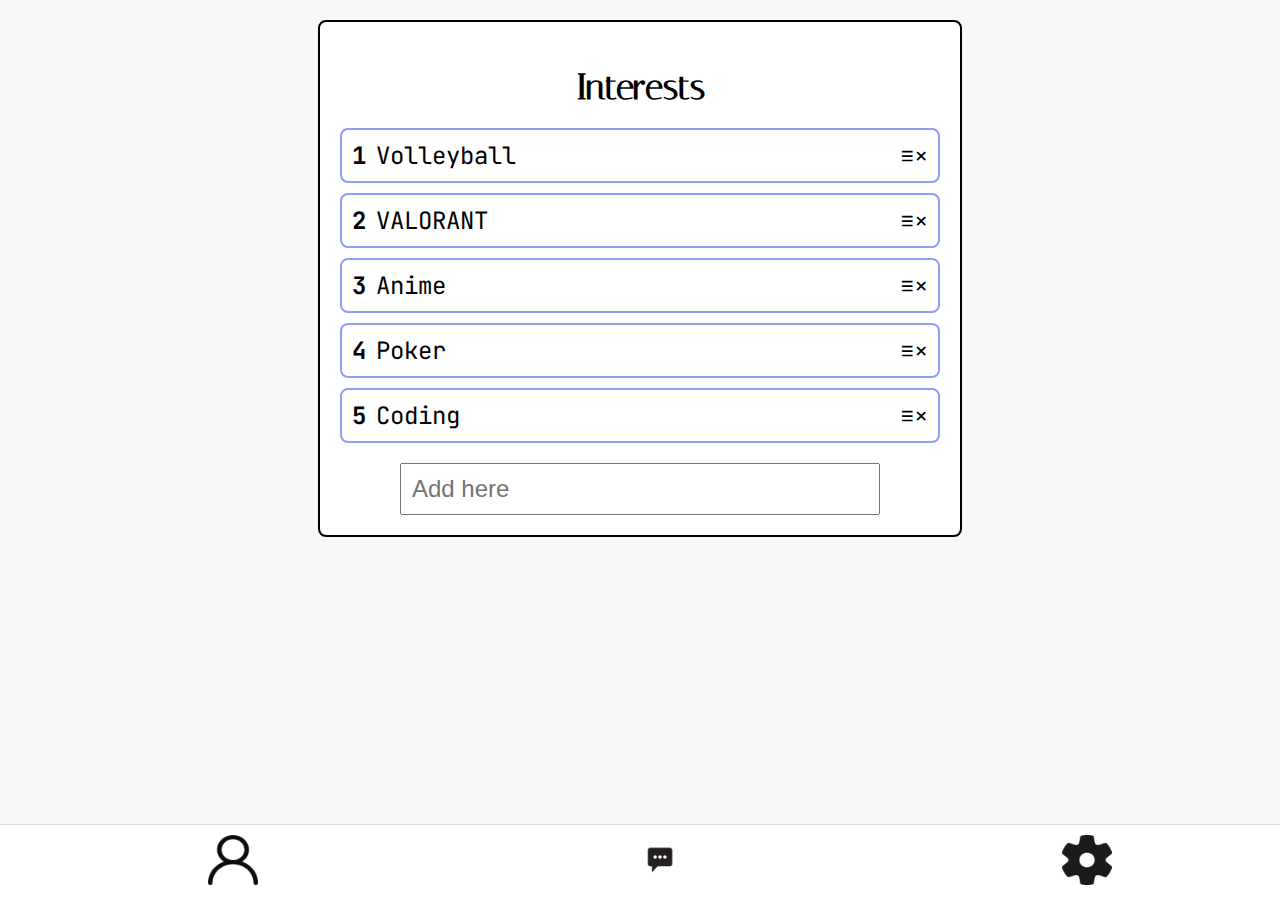
<file: interests.html>
<!DOCTYPE html>
<html lang="en">
<head>
  <meta charset="UTF-8">
  <title>Interests</title>
  <link rel="preconnect" href="https://fonts.googleapis.com">
  <link rel="preconnect" href="https://fonts.gstatic.com" crossorigin>
  <link href="https://fonts.googleapis.com/css2?family=Italiana&family=JetBrains+Mono:ital,wght@0,100..800;1,100..800&display=swap" rel="stylesheet">
  <style>
    body {
      font-family: 'JetBrains Mono', monospace;
      background-color: #f8f8f8;
      display: flex;
      flex-direction: column;
      align-items: center;
      margin: 0;
      padding-bottom: 60px;
    }
    .container {
      text-align: center;
      background-color: #fff;
      padding: 20px;
      border: 2px solid black;
      border-radius: 8px;
      width: 80%;
      max-width: 600px;
      margin-top: 20px;
    }
    h1 {
      font-family: 'Italiana', serif;
      font-size: 36px;
      margin-bottom: 20px;
    }
    ul {
      list-style: none;
      padding: 0;
      margin-bottom: 20px;
    }
    ul li {
      font-size: 24px;
      margin: 10px 0;
      padding: 10px;
      border: 2px solid #8BA0F6;
      border-radius: 8px;
      display: flex;
      align-items: center;
      justify-content: space-between;
      background-color: #fff;
    }
    .ranking {
      font-weight: bold;
      margin-right: 10px;
    }
    .item-text {
      flex-grow: 1;
      text-align: left;
    }
    .drag-handle {
      cursor: move;
      font-size: 24px;
      padding-left: 10px;
    }
    input[type="text"] {
      font-size: 24px;
      padding: 10px;
      width: 80%;
      box-sizing: border-box;
    }
    .bottom-nav {
      position: fixed;
      bottom: 0;
      left: 0;
      width: 100%;
      background-color: #fff;
      border-top: 1px solid #ddd;
      display: flex;
      justify-content: space-around;
      align-items: center;
      padding: 10px 20px;
    }
    .nav-button {
      text-decoration: none;
    }
    .nav-icon {
      width: 50px;
      height: 50px;
    }
  </style>
</head>
<body>
  <div class="container">
    <h1>Interests</h1>
    <ul id="list">
      <li draggable="true">
        <span class="ranking">1</span>
        <span class="item-text">Volleyball</span>
        <span class="drag-handle">≡</span>
        <span class="delete-btn">×</span>
      </li>
      <li draggable="true">
        <span class="ranking">2</span>
        <span class="item-text">VALORANT</span>
        <span class="drag-handle">≡</span>
        <span class="delete-btn">×</span>
      </li>
      <li draggable="true">
        <span class="ranking">3</span>
        <span class="item-text">Anime</span>
        <span class="drag-handle">≡</span>
        <span class="delete-btn">×</span>
      </li>
      <li draggable="true">
        <span class="ranking">4</span>
        <span class="item-text">Poker</span>
        <span class="drag-handle">≡</span>
        <span class="delete-btn">×</span>
      </li>
      <li draggable="true">
        <span class="ranking">5</span>
        <span class="item-text">Coding</span>
        <span class="drag-handle">≡</span>
        <span class="delete-btn">×</span>
      </li>
    </ul>
    <input type="text" id="newItem" placeholder="Add here">
  </div>
  <!-- ===== Bottom Navigation Bar ===== -->
  <div class="bottom-nav">
    <a href="index.html" class="nav-button">
      <img src="profile.png" alt="Profile" class="nav-icon">
    </a>
    <a href="chat.html" class="nav-button">
      <img src="chat.png" alt="Chat" class="nav-icon">
    </a>
    <a href="communities.html" class="nav-button">
      <img src="community.png" alt="Community" class="nav-icon">
    </a>
  </div>
  <script>
    function updateInterestsStorage() {
      const items = document.querySelectorAll('#list li .item-text');
      const interestsArray = Array.from(items).map(item => item.textContent);
      localStorage.setItem('interests', JSON.stringify(interestsArray));
    }
    
    document.addEventListener('DOMContentLoaded', function() {
      const list = document.getElementById('list');
      
      function handleDragStart(e) {
        this.style.opacity = '0.4';
        dragSrcEl = this;
        e.dataTransfer.effectAllowed = 'move';
        e.dataTransfer.setData('text/html', this.innerHTML);
      }
      
      function handleDragOver(e) {
        if (e.preventDefault) e.preventDefault();
        e.dataTransfer.dropEffect = 'move';
        return false;
      }
      
      function handleDragEnter(e) {
        this.classList.add('over');
      }
      
      function handleDragLeave(e) {
        this.classList.remove('over');
      }
      
      function handleDrop(e) {
        if (e.stopPropagation) e.stopPropagation();
        if (dragSrcEl !== this) {
          dragSrcEl.innerHTML = this.innerHTML;
          this.innerHTML = e.dataTransfer.getData('text/html');
          updateRankings();
          updateInterestsStorage();
          addDnDHandlers(dragSrcEl);
          addDnDHandlers(this);
        }
        return false;
      }
      
      function handleDragEnd(e) {
        this.style.opacity = '1';
        let items = list.querySelectorAll('li');
        items.forEach(item => item.classList.remove('over'));
      }
      
      function addDnDHandlers(item) {
        item.addEventListener('dragstart', handleDragStart, false);
        item.addEventListener('dragenter', handleDragEnter, false);
        item.addEventListener('dragover', handleDragOver, false);
        item.addEventListener('dragleave', handleDragLeave, false);
        item.addEventListener('drop', handleDrop, false);
        item.addEventListener('dragend', handleDragEnd, false);
      }
      
      function updateRankings() {
        const items = document.querySelectorAll('#list li');
        items.forEach((li, index) => {
          const rankSpan = li.querySelector('.ranking');
          if (rankSpan) {
            rankSpan.textContent = index + 1;
          }
        });
      }
      
      let dragSrcEl = null;
      const items = list.querySelectorAll('li');
      items.forEach(item => {
        item.setAttribute('draggable', 'true');
        addDnDHandlers(item);
      });
      updateRankings();
      
      // Load saved interests if available
      const savedInterests = JSON.parse(localStorage.getItem('interests'));
      if(savedInterests && savedInterests.length > 0) {
        list.innerHTML = "";
        savedInterests.forEach((interest, index) => {
          const li = document.createElement("li");
          li.setAttribute('draggable', 'true');
          li.innerHTML = '<span class="ranking">' + (index+1) + '</span><span class="item-text">' + interest + '</span><span class="drag-handle">≡</span>';
          list.appendChild(li);
          addDnDHandlers(li);
        });
        updateRankings();
      }
    });
    
    document.getElementById("newItem").addEventListener("keydown", function(event) {
      if(event.key === "Enter") {
        var value = this.value.trim();
        if(value !== "") {
          var li = document.createElement("li");
          li.setAttribute('draggable', 'true');
          li.innerHTML = '<span class="ranking"></span><span class="item-text">' + value + '</span><span class="drag-handle">≡</span>';
          document.getElementById("list").appendChild(li);
          // Attach drag handlers
          li.addEventListener('dragstart', handleDragStart, false);
          li.addEventListener('dragenter', handleDragEnter, false);
          li.addEventListener('dragover', handleDragOver, false);
          li.addEventListener('dragleave', handleDragLeave, false);
          li.addEventListener('drop', handleDrop, false);
          li.addEventListener('dragend', handleDragEnd, false);
          updateRankings();
          updateInterestsStorage();
          this.value = "";
        }
      }
      function updateRankings() {
        const items = document.querySelectorAll('#list li');
        items.forEach((li, index) => {
          const rankSpan = li.querySelector('.ranking');
          if (rankSpan) {
            rankSpan.textContent = index + 1;
          }
        });
      }
    });
  </script>
</body>
</html>
</file>
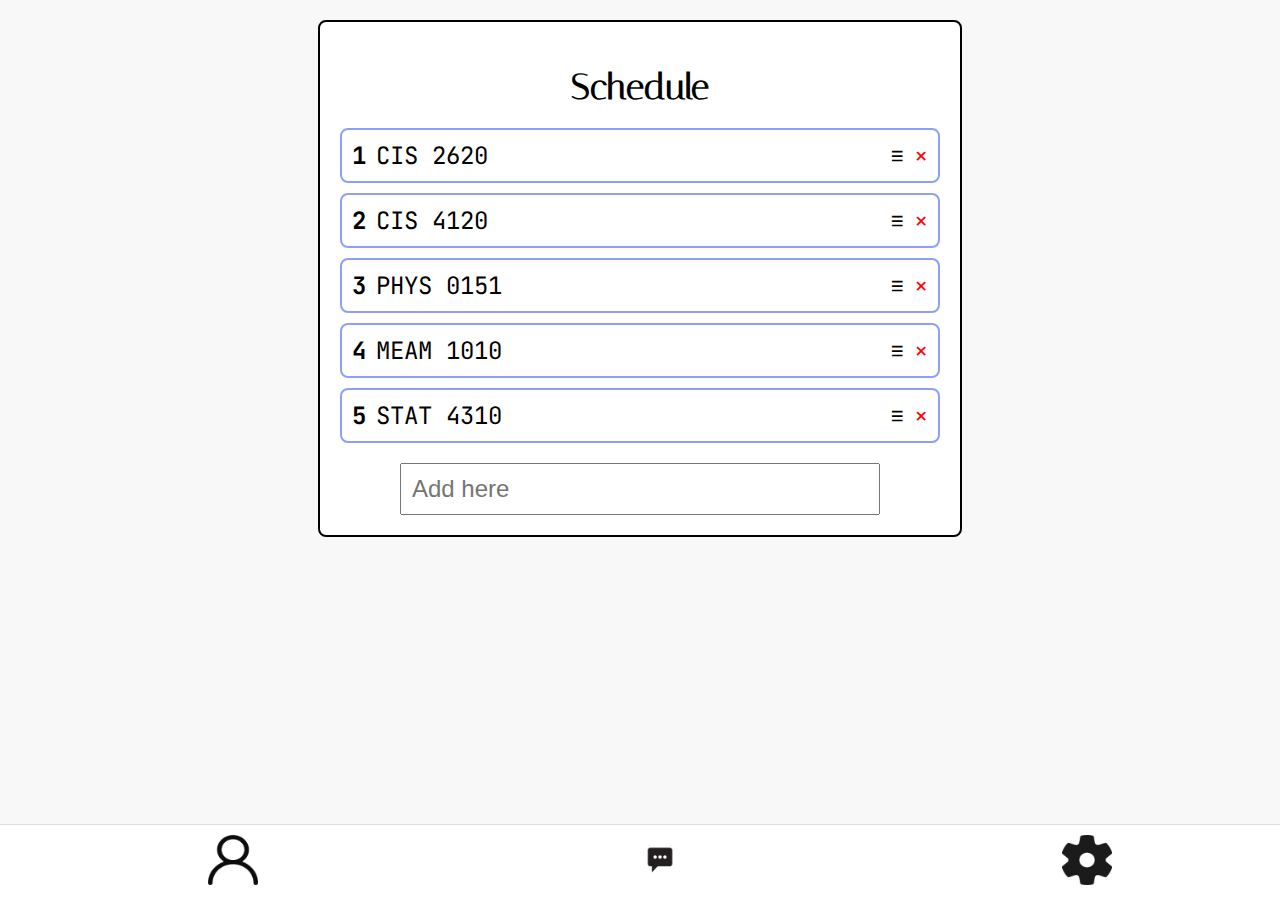
<file: schedule.html>
<!DOCTYPE html>
<html lang="en">
<head>
  <meta charset="UTF-8">
  <title>Schedule</title>
  <link rel="preconnect" href="https://fonts.googleapis.com">
  <link rel="preconnect" href="https://fonts.gstatic.com" crossorigin>
  <link href="https://fonts.googleapis.com/css2?family=Italiana&family=JetBrains+Mono:ital,wght@0,100..800;1,100..800&display=swap" rel="stylesheet">
  <style>
    body {
      font-family: 'JetBrains Mono', monospace;
      background-color: #f8f8f8;
      display: flex;
      flex-direction: column;
      align-items: center;
      margin: 0;
      padding-bottom: 60px;
    }
    .container {
      text-align: center;
      background-color: #fff;
      padding: 20px;
      border: 2px solid black;
      border-radius: 8px;
      width: 80%;
      max-width: 600px;
      margin-top: 20px;
    }
    h1 {
      font-family: 'Italiana', serif;
      font-size: 36px;
      margin-bottom: 20px;
    }
    ul {
      list-style: none;
      padding: 0;
      margin-bottom: 20px;
    }
    ul li {
      font-size: 24px;
      margin: 10px 0;
      padding: 10px;
      border: 2px solid #8BA0F6;
      border-radius: 8px;
      display: flex;
      align-items: center;
      justify-content: space-between;
      background-color: #fff;
    }
    .ranking {
      font-weight: bold;
      margin-right: 10px;
    }
    .item-text {
      flex-grow: 1;
      text-align: left;
    }
    .drag-handle {
      cursor: move;
      font-size: 24px;
      padding-left: 10px;
    }
    /* Delete button style */
    .delete-btn {
      cursor: pointer;
      font-size: 24px;
      color: red;
      margin-left: 10px;
    }
    input[type="text"] {
      font-size: 24px;
      padding: 10px;
      width: 80%;
      box-sizing: border-box;
    }
    .bottom-nav {
      position: fixed;
      bottom: 0;
      left: 0;
      width: 100%;
      background-color: #fff;
      border-top: 1px solid #ddd;
      display: flex;
      justify-content: space-around;
      align-items: center;
      padding: 10px 20px;
    }
    .nav-button {
      text-decoration: none;
    }
    .nav-icon {
      width: 50px;
      height: 50px;
    }
  </style>
</head>
<body>
  <div class="container">
    <h1>Schedule</h1>
    <ul id="list">
      <li draggable="true">
        <span class="ranking">1</span>
        <span class="item-text">CIS 2620</span>
        <span class="drag-handle">≡</span>
        <span class="delete-btn">×</span>
      </li>
      <li draggable="true">
        <span class="ranking">2</span>
        <span class="item-text">CIS 4120</span>
        <span class="drag-handle">≡</span>
        <span class="delete-btn">×</span>
      </li>
      <li draggable="true">
        <span class="ranking">3</span>
        <span class="item-text">PHYS 0151</span>
        <span class="drag-handle">≡</span>
        <span class="delete-btn">×</span>
      </li>
      <li draggable="true">
        <span class="ranking">4</span>
        <span class="item-text">MEAM 1010</span>
        <span class="drag-handle">≡</span>
        <span class="delete-btn">×</span>
      </li>
      <li draggable="true">
        <span class="ranking">5</span>
        <span class="item-text">STAT 4310</span>
        <span class="drag-handle">≡</span>
        <span class="delete-btn">×</span>
      </li>
    </ul>
    <input type="text" id="newItem" placeholder="Add here">
  </div>
  <!-- ===== Bottom Navigation Bar ===== -->
  <div class="bottom-nav">
    <a href="index.html" class="nav-button">
      <img src="profile.png" alt="Profile" class="nav-icon">
    </a>
    <a href="chat.html" class="nav-button">
      <img src="chat.png" alt="Chat" class="nav-icon">
    </a>
    <a href="communities.html" class="nav-button">
      <img src="community.png" alt="Community" class="nav-icon">
    </a>
  </div>
  <script>
    // Global functions for schedule.html
    function updateScheduleStorage() {
      const items = document.querySelectorAll('#list li .item-text');
      const scheduleArray = Array.from(items).map(item => item.textContent);
      localStorage.setItem('schedule', JSON.stringify(scheduleArray));
    }

    function updateRankings() {
      const items = document.querySelectorAll('#list li');
      items.forEach((li, index) => {
        const rankSpan = li.querySelector('.ranking');
        if (rankSpan) {
          rankSpan.textContent = index + 1;
        }
      });
    }

    function handleDragStart(e) {
      this.style.opacity = '0.4';
      dragSrcEl = this;
      e.dataTransfer.effectAllowed = 'move';
      e.dataTransfer.setData('text/html', this.innerHTML);
    }

    function handleDragOver(e) {
      if (e.preventDefault) e.preventDefault();
      e.dataTransfer.dropEffect = 'move';
      return false;
    }

    function handleDragEnter(e) {
      this.classList.add('over');
    }

    function handleDragLeave(e) {
      this.classList.remove('over');
    }

    function handleDrop(e) {
      if (e.stopPropagation) e.stopPropagation();
      if (dragSrcEl !== this) {
        dragSrcEl.innerHTML = this.innerHTML;
        this.innerHTML = e.dataTransfer.getData('text/html');
        updateRankings();
        updateScheduleStorage();
        addDnDHandlers(dragSrcEl);
        addDnDHandlers(this);
      }
      return false;
    }

    function handleDragEnd(e) {
      this.style.opacity = '1';
      let items = document.querySelectorAll('#list li');
      items.forEach(item => item.classList.remove('over'));
    }

    function addDnDHandlers(item) {
      item.addEventListener('dragstart', handleDragStart, false);
      item.addEventListener('dragenter', handleDragEnter, false);
      item.addEventListener('dragover', handleDragOver, false);
      item.addEventListener('dragleave', handleDragLeave, false);
      item.addEventListener('drop', handleDrop, false);
      item.addEventListener('dragend', handleDragEnd, false);
    }

    function attachDeleteHandler(item) {
      const delBtn = item.querySelector('.delete-btn');
      if (delBtn) {
        delBtn.addEventListener('click', function() {
          item.remove();
          updateRankings();
          updateScheduleStorage();
        });
      }
    }

    let dragSrcEl = null;

    document.addEventListener('DOMContentLoaded', function() {
      const list = document.getElementById('list');

      // Initialize drag-and-drop and delete handlers for preexisting items
      const items = list.querySelectorAll('li');
      items.forEach(item => {
        item.setAttribute('draggable', 'true');
        addDnDHandlers(item);
        attachDeleteHandler(item);
      });
      updateRankings();

      // Load saved schedule from localStorage
      const savedSchedule = JSON.parse(localStorage.getItem('schedule'));
      if (savedSchedule && savedSchedule.length > 0) {
        list.innerHTML = "";
        savedSchedule.forEach((itemText, index) => {
          const li = document.createElement("li");
          li.setAttribute('draggable', 'true');
          li.innerHTML = `<span class="ranking">${index + 1}</span>
                          <span class="item-text">${itemText}</span>
                          <span class="drag-handle">≡</span>
                          <span class="delete-btn">×</span>`;
          list.appendChild(li);
          addDnDHandlers(li);
          attachDeleteHandler(li);
        });
        updateRankings();
      }
    });

    document.getElementById("newItem").addEventListener("keydown", function(event) {
      if (event.key === "Enter") {
        var value = this.value.trim();
        if (value !== "") {
          var li = document.createElement("li");
          li.setAttribute('draggable', 'true');
          li.innerHTML = `<span class="ranking"></span>
                          <span class="item-text">${value}</span>
                          <span class="drag-handle">≡</span>
                          <span class="delete-btn">×</span>`;
          document.getElementById("list").appendChild(li);
          addDnDHandlers(li);
          attachDeleteHandler(li);
          updateRankings();
          updateScheduleStorage();
          this.value = "";
        }
      }
      function updateRankings() {
        const items = document.querySelectorAll('#list li');
        items.forEach((li, index) => {
          const rankSpan = li.querySelector('.ranking');
          if (rankSpan) {
            rankSpan.textContent = index + 1;
          }
        });
      }
    });
  </script>
</body>
</html>
</file>
<file: styles.css>
/* ===== Reset Styles ===== */
* {
    margin: 0;
    padding: 0;
    box-sizing: border-box;
  }
  
  body {
    font-family: 'JetBrains Mono', monospace;
    background-color: #f8f8f8;
    color: #333;
  }
  
  /* ===== Main Container ===== */
  .container {
    max-width: 900px;
    margin: 0 auto;
    padding: 20px;
    text-align: center; /* Center the container's content */
  }
  
  /* ===== Header Area ===== */
  .profile-header {
    margin-bottom: 20px;
  }
  
  .profile-header h1 {
    font-size: 24px;
    font-weight: normal;
    color: #444;
  }
  
  /* ===== Rectangular Outline Container ===== */
  .rectangular-box {
    border: 2px solid black;
    border-radius: 8px;
    background-color: #8BA0F6;  /* Blue buffer */
    padding: 6px;
    margin-bottom: 20px;
  }
  .inner-box {
    background-color: #fff;
    border-radius: 6px;
    padding: 10px;
    text-align: center; /* Center content within inner boxes */
  }
  
  /* ===== Profile Info ===== */
  .profile-info-container {
    display: flex;
    justify-content: center;
    align-items: center; /* Stretch both columns to same height */
    gap: 20px;
  }
  
  .profile-details {
    flex: 1;
    text-align: center; /* Center text in profile details */
  }
  
  .profile-details h2.name {
    font-family: 'Italiana', serif;
    font-size: 32px;
    font-weight: bold;
    margin-bottom: 10px;
  }
  
  .profile-details p {
    font-size: 20px;
    font-weight: bold;
    font-family: 'JetBrains Mono', monospace;
    margin-bottom: 4px;
  }
  .profile-details p:last-child {
    margin-bottom: 0;
  }

  .profile-pic {
    width: 225px !important;
    height: 225px !important;
    object-fit: cover;
  }
  
  .profile-pic-wrapper {
    display: flex;
    flex-direction: column;
    justify-content: center;
    align-items: center;
  }
  .profile-pic-wrapper .update-pic-btn {
    margin-top: 10px;
  }
  .profile-pic-wrapper .profile-pic {
    width: auto;
    height: 100%;
    object-fit: cover;
    border-radius: 8px;
    border: 2px solid #ccc;
  }
  
  /* ===== Update Profile Picture Button ===== */
  .update-pic-btn {
    background-color: #fff;
    border: 1px solid #ccc;
    padding: 5px 10px;
    cursor: pointer;
    font-size: 14px;
    font-weight: bold;
    font-family: 'JetBrains Mono', monospace;
    border-radius: 4px;
  }
  .update-pic-btn:hover {
    background-color: #ddd;
  }
  
  /* ===== Top Sections (Interests, Artists, Schedule) ===== */
  .top-sections {
    display: flex;
    gap: 20px;
    justify-content: center;
  }
  .top-sections > .rectangular-box {
    flex: 1;
    max-width: 300px;
  }
  
  .top-section-box {
    text-align: center;
    min-width: 250px;
  }
  
  /* Section headings in Italiana and bold */
  .top-section-box h3 {
    font-family: 'Italiana', serif;
    font-size: 24px;
    font-weight: bold;
    margin-bottom: 10px;
    color: #444;
  }
  
  /* For list items within top-section-box using the rectangular outlined style */
  .circle-list {
    list-style: none;
    padding: 0;
    margin: 0 auto 10px auto;
  }
  .circle-list li {
    display: block;
    padding: 5px;
    border: 2px solid black;
    border-radius: 8px;
    background-color: #8BA0F6;  /* Blue buffer */
    margin: 5px auto;
  }
  .circle-list li span {
    display: block;
    background-color: #fff;  /* White inner background */
    border-radius: 6px;
    padding: 10px;
    font-size: 16px;
    font-family: 'JetBrains Mono', monospace;
  }
  
  /* "See All" link */
  .see-all {
    display: inline-block;
    margin-top: 5px;
    color: #007bff;
    text-decoration: none;
    font-size: 14px;
    font-weight: bold;
    font-family: 'JetBrains Mono', monospace;
    border: 1px solid #007bff;
    padding: 4px 6px;
    border-radius: 4px;
  }
  .see-all:hover {
    background-color: #007bff;
    color: #fff;
  }
  
  /* ===== Opt-In Section ===== */
  .opt-in-section {
    text-align: center;
  }
  #optInText {
    font-size: 20px;
    font-weight: bold;
    font-family: 'JetBrains Mono', monospace;
  }
  #optInBtn {
    background-color: #28a745;
    color: #fff;
    font-size: 14px;
    font-weight: bold;
    font-family: 'JetBrains Mono', monospace;
    border: none;
    border-radius: 4px;
    padding: 8px 12px;
    cursor: pointer;
  }
  #optInBtn:hover {
    background-color: #218838;
  }
  
  /* ===== Matches Section ===== */
  .matches-section {
    margin-bottom: 80px;
  }
  .matches-section h3 {
    font-family: 'Italiana', serif;
    font-size: 24px;
    font-weight: bold;
    margin-bottom: 10px;
    color: #444;
    text-align: center;
  }
  
  /* ----- Match Card ----- */
  .match-card {
    display: flex;
    background-color: #fff;
    border: 1px solid #ddd;
    border-radius: 6px;
    margin-bottom: 10px;
    align-items: center;
    padding: 10px;
    justify-content: center;
  }
  .match-pic {
    width: 50px;
    height: 50px;
    border-radius: 50%;
    object-fit: cover;
    margin-right: 10px;
    border: 2px solid #ccc;
  }
  .match-info {
    display: grid;
    grid-template-columns: 1fr 1fr;
    grid-template-rows: auto auto;
    gap: 10px;
    width: 100%;
    text-align: center;
  }
  .match-info .match-name {
    grid-column: 1;
    grid-row: 1;
  }
  .match-info .match-major {
    grid-column: 2;
    grid-row: 1;
  }
  .match-info .match-year {
    grid-column: 1;
    grid-row: 2;
  }
  .match-info .match-dorm {
    grid-column: 2;
    grid-row: 2;
  }
  .match-info p {
    font-size: 20px;
    font-weight: bold;
    font-family: 'JetBrains Mono', monospace;
    margin: 0;
    text-align: center;
  }
  
  /* ===== Bottom Navigation Bar ===== */
  .bottom-nav {
    position: fixed;
    bottom: 0;
    left: 0;
    width: 100%;
    background-color: #fff;
    border-top: 1px solid #ddd;
    display: flex;
    justify-content: space-around;
    align-items: center;
    padding: 10px 20px;
  }
  .nav-button {
    text-decoration: none;
  }
  .nav-icon {
    width: 80px !important;
    height: 80px !important;
  }

  .bottom-nav .nav-icon {
    width: 50px !important;
    height: 50px !important;
  }

  .collapsible-header {
    cursor: pointer;
    background-color: transparent;
    border: none;
    width: 100%;
    text-align: left;
    padding: 0;
  }
  
  .collapsible-content {
    display: none;
  }
  
  .collapsible-content.show {
    display: block;
  }

  #topArtistsList li {
    font-size: 18px;
    padding: 8px;
    border: 1px solid #ccc;
    border-radius: 8px;
    margin: 5px 0;
    background-color: #fff;
    display: flex;
    justify-content: space-between;
    align-items: center;
  }
  .drag-handle {
    cursor: move;
  }
  .circle-list li {
    font-size: 18px;
    padding: 8px;
    border: 1px solid #ccc;
    border-radius: 8px;
    margin: 5px 0;
    background-color: #fff;
    display: flex;
    justify-content: space-between;
    align-items: center;
  }
  .drag-handle {
    cursor: move;
  }
  input[type="text"] {
    font-size: 16px;
    margin-top: 8px;
    width: 100%;
    padding: 6px;
    box-sizing: border-box;
  }
</file>
